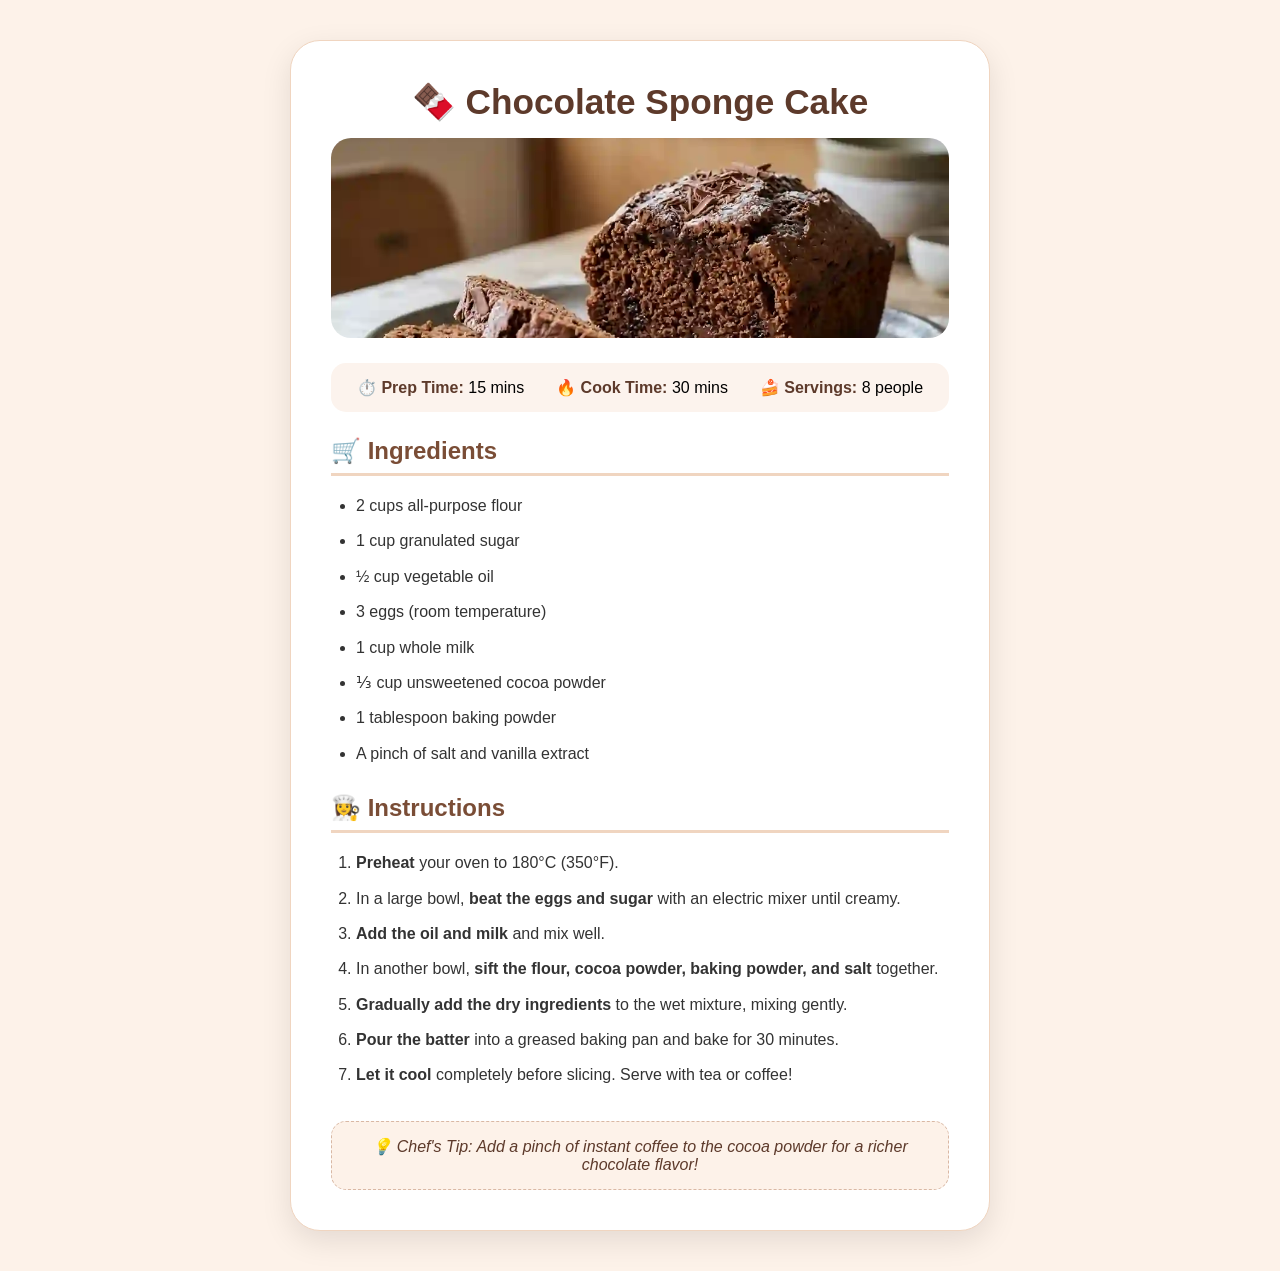
<file: index.html>
<!DOCTYPE html>
<html lang="en">
<head>
    <meta charset="UTF-8">
    <meta name="viewport" content="width=device-width, initial-scale=1.0">
    <title>Chocolate Cake Recipe</title>
    <style>
        /* ---------- General Styles ---------- */
        * {
            margin: 0;
            padding: 0;
            box-sizing: border-box;
        }

        body {
            font-family: 'Segoe UI', Tahoma, Geneva, Verdana, sans-serif;
            background-color: #fdf2e9;
            padding: 40px 20px;
            display: flex;
            justify-content: center;
        }

        /* Main Card */
        .recipe-card {
            max-width: 700px;
            width: 100%;
            background-color: white;
            border-radius: 30px;
            padding: 40px;
            box-shadow: 0 10px 30px rgba(0,0,0,0.1);
            border: 1px solid #f0d5c0;
        }

        /* Title & Image */
        h1 {
            color: #5d3a2b;
            font-size: 2.2rem;
            text-align: center;
            margin-bottom: 10px;
        }

        .image-placeholder {
            width: 100%;
            height: 200px;
            background-color: #d9b8a4;
            border-radius: 20px;
            display: flex;
            justify-content: center;
            align-items: center;
            color: white;
            font-size: 1.2rem;
            margin: 15px 0 25px 0;
            background-image: url('choocolat.png');
            background-size: cover;
            background-position: center;
        }

        /* Quick Info (Flexbox) */
        .quick-info {
            display: flex;
            justify-content: space-around;
            background-color: #fcf3ed;
            padding: 15px;
            border-radius: 15px;
            margin-bottom: 25px;
            flex-wrap: wrap;
            gap: 10px;
        }

        .quick-info span {
            font-weight: bold;
            color: #5d3a2b;
        }

        /* Ingredients & Instructions */
        h2 {
            color: #7a4d36;
            border-bottom: 3px solid #f0d5c0;
            padding-bottom: 8px;
            margin-top: 25px;
            margin-bottom: 15px;
        }

        ul, ol {
            padding-left: 25px;
            line-height: 1.9;
            color: #333;
        }

        li {
            margin-bottom: 5px;
        }

        /* Footer */
        .footer-note {
            margin-top: 30px;
            text-align: center;
            background-color: #fdf2e9;
            padding: 15px;
            border-radius: 15px;
            color: #5d3a2b;
            font-style: italic;
            border: 1px dashed #d9b8a4;
        }
    </style>
</head>
<body>

    <div class="recipe-card">
        
        <!-- 1. Title -->
        <header>
            <h1>🍫 Chocolate Sponge Cake</h1>
        </header>

        <!-- 2. Image Placeholder -->
        <div class="image-placeholder">
            <!-- Add your own image here later -->
        </div>

        <!-- 3. Quick Info -->
        <section class="quick-info">
            <div><span>⏱️ Prep Time:</span> 15 mins</div>
            <div><span>🔥 Cook Time:</span> 30 mins</div>
            <div><span>🍰 Servings:</span> 8 people</div>
        </section>

        <!-- 4. Ingredients -->
        <section>
            <h2>🛒 Ingredients</h2>
            <ul>
                <li>2 cups all-purpose flour</li>
                <li>1 cup granulated sugar</li>
                <li>½ cup vegetable oil</li>
                <li>3 eggs (room temperature)</li>
                <li>1 cup whole milk</li>
                <li>⅓ cup unsweetened cocoa powder</li>
                <li>1 tablespoon baking powder</li>
                <li>A pinch of salt and vanilla extract</li>
            </ul>
        </section>

        <!-- 5. Instructions -->
        <section>
            <h2>👩‍🍳 Instructions</h2>
            <ol>
                <li><strong>Preheat</strong> your oven to 180°C (350°F).</li>
                <li>In a large bowl, <strong>beat the eggs and sugar</strong> with an electric mixer until creamy.</li>
                <li><strong>Add the oil and milk</strong> and mix well.</li>
                <li>In another bowl, <strong>sift the flour, cocoa powder, baking powder, and salt</strong> together.</li>
                <li><strong>Gradually add the dry ingredients</strong> to the wet mixture, mixing gently.</li>
                <li><strong>Pour the batter</strong> into a greased baking pan and bake for 30 minutes.</li>
                <li><strong>Let it cool</strong> completely before slicing. Serve with tea or coffee!</li>
            </ol>
        </section>

        <!-- 6. Chef's Tip -->
        <footer class="footer-note">
            💡 Chef's Tip: Add a pinch of instant coffee to the cocoa powder for a richer chocolate flavor!
        </footer>

    </div>

</body>
</html>
</file>
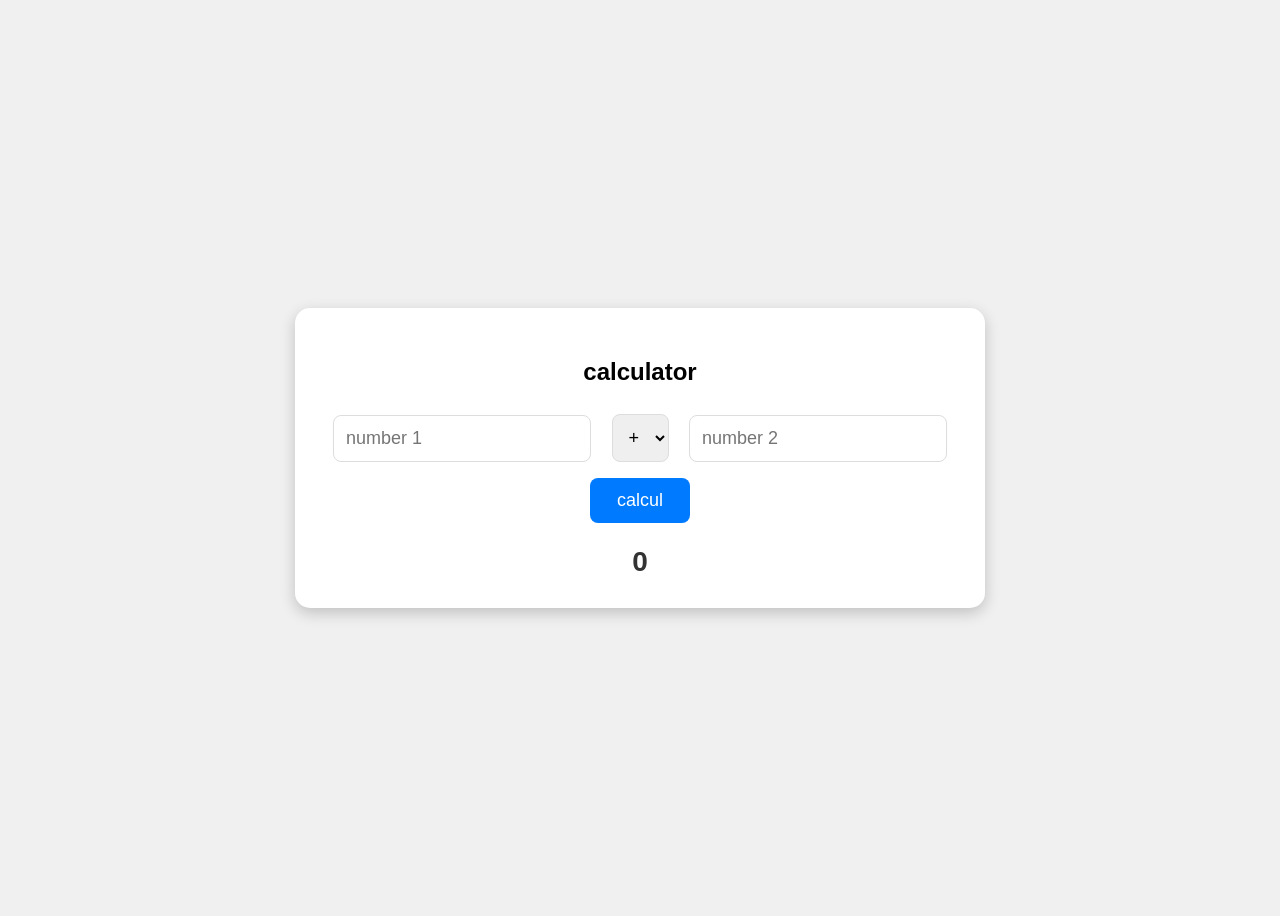
<file: calculator.html>
<!DOCTYPE html>
<html>
<head>
  <title> calculator </title>
  <style>
    body { display: flex; justify-content: center; align-items: center; height: 100vh; font-family: Arial; background: #f0f0f0; }
    .calc { background: white; padding: 30px; border-radius: 15px; box-shadow: 0 5px 15px rgba(0,0,0,0.2); text-align: center; }
    input, select, button { padding: 12px; margin: 8px; font-size: 18px; border: 1px solid #ddd; border-radius: 8px; }
    button { background: #007bff; color: white; border: none; cursor: pointer; width: 100px; }
    button:hover { background: #0056b3; }
    #result { font-size: 28px; font-weight: bold; color: #333; margin-top: 15px; }
  </style>
</head>
<body>
<div class="calc">
  <h2> calculator </h2>
  <input type="number" id="num1" placeholder="number 1">
  <select id="operator">
    <option value="+">+</option>
    <option value="-">-</option>
    <option value="*">*</option>
    <option value="/">/</option>
  </select>
  <input type="number" id="num2" placeholder="number 2">
  <br>
  <button id="calculate"> calcul</button>
  <div id="result">0</div>
</div>
<script>
  document.getElementById('calculate').addEventListener('click', function() {
    const num1 = parseFloat(document.getElementById('num1').value);
    const num2 = parseFloat(document.getElementById('num2').value);
    const operator = document.getElementById('operator').value;
    let result;

    if (isNaN(num1) || isNaN(num2)) {
      result = 'enter number correct' ;
    } else {
      switch (operator) {
        case '+': result = num1 + num2; break;
        case '-': result = num1 - num2; break;
        case '*': result = num1 * num2; break;
        case '/': result = num2 !== 0 ? num1 / num2 : 'no dvised 0'; break;
      }
    }
    document.getElementById('result').textContent = result;
  });
</script>
</body>
</html>
</file>
